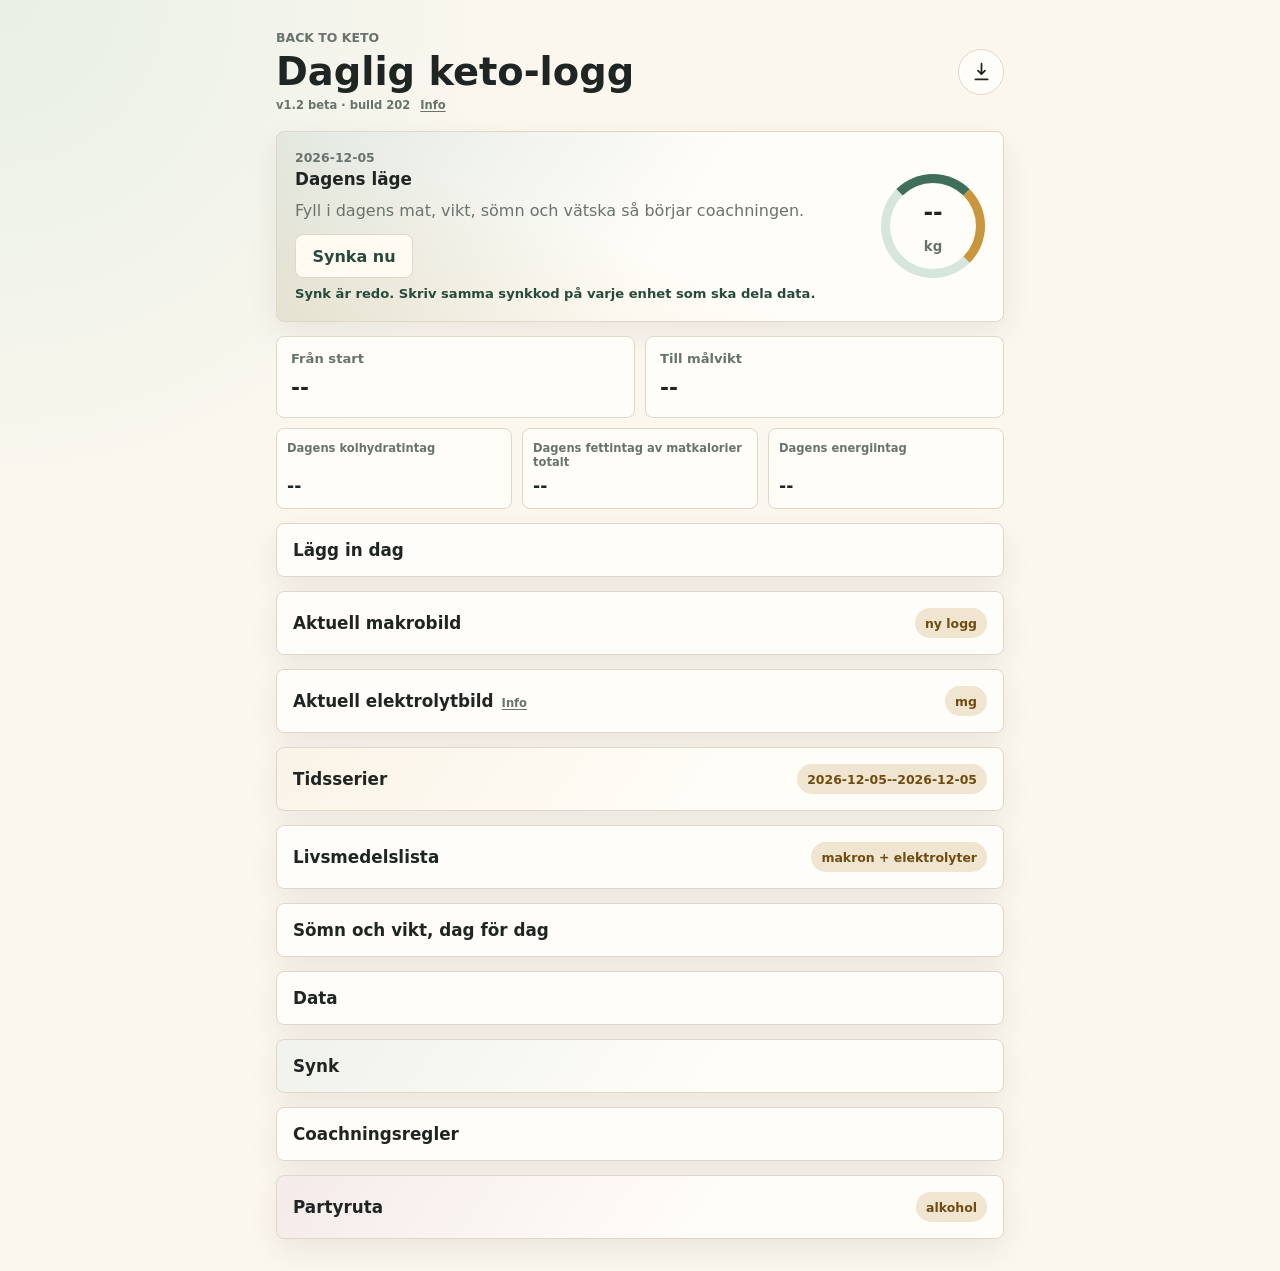
<file: index.html>
<!doctype html>
<html lang="sv">
  <head>
    <meta charset="utf-8" />
    <meta name="viewport" content="width=device-width, initial-scale=1" />
    <meta http-equiv="refresh" content="0; url=app/" />
    <title>Back to Keto</title>
  </head>
  <body>
    <p><a href="app/">Öppna Back to Keto</a></p>
  </body>
</html>
</file>
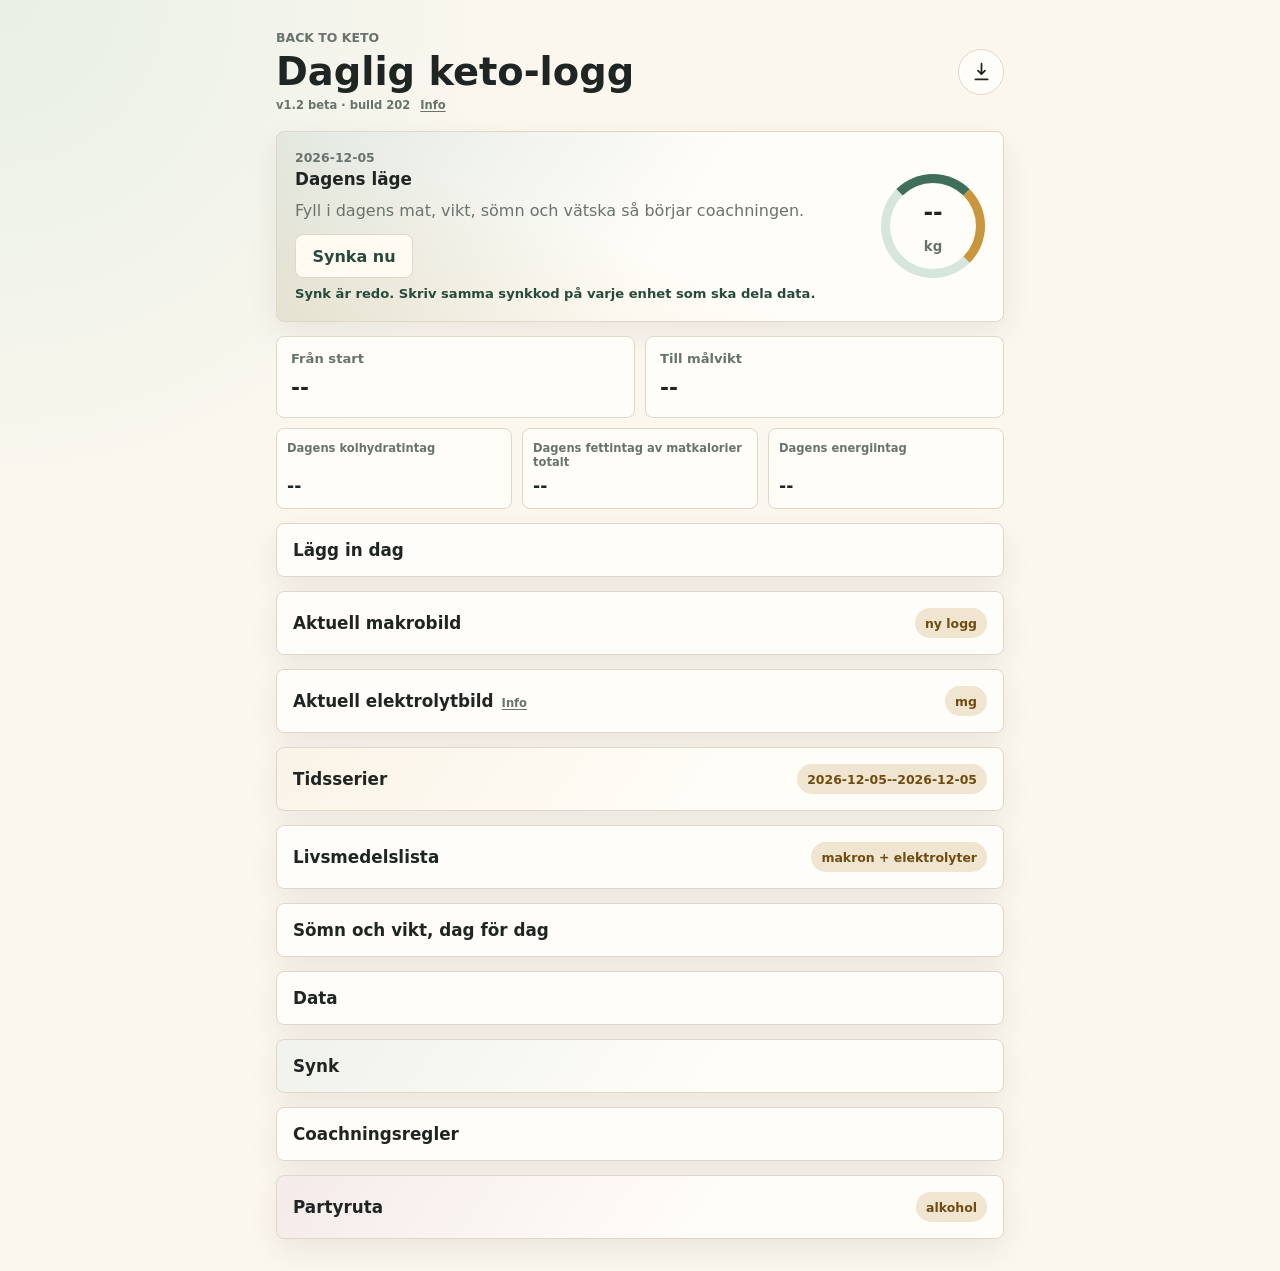
<file: app/index.html>
<!doctype html>
<html lang="sv">
  <head>
    <meta charset="utf-8" />
    <meta name="viewport" content="width=device-width, initial-scale=1, viewport-fit=cover" />
    <meta name="theme-color" content="#f7f2e8" />
    <meta name="apple-mobile-web-app-capable" content="yes" />
    <meta name="apple-mobile-web-app-title" content="BTK" />
    <title>Back to Keto</title>
    <script>
      if (window.location.protocol === "file:") {
        window.location.replace("https://joakimmalmdin.github.io/back-to-keto/app/?cache=202");
      }
    </script>
    <link rel="manifest" href="manifest.webmanifest?v=202" />
    <link rel="icon" href="icon.svg?v=146" type="image/svg+xml" />
    <link rel="apple-touch-icon" href="apple-touch-icon.png?v=146" />
    <link rel="stylesheet" href="styles.css?v=202" />
  </head>
  <body>
    <div class="app-shell">
      <header class="topbar">
        <div>
          <p class="eyebrow">Back to Keto</p>
          <h1>Daglig keto-logg</h1>
          <div class="version-row">
            <p class="version-pill">v1.2 beta · build 202</p>
            <span class="version-info">
              <button class="version-info-trigger" type="button" aria-label="Vad är nytt i v1.2 beta?" aria-describedby="versionInfoText">Info</button>
              <span class="version-info-text" id="versionInfoText" role="tooltip">
                <strong>Nyhet i v1.2 beta:</strong> beräkningsmotorn är stabilare. Fokus ligger på säkrare mängdtolkning, tydligare redovisning av vad appen räknar på, mer konsekvent kaffe/vatten-logik och en kompass som planerar måltider bättre över hela dagen.
              </span>
            </span>
          </div>
        </div>
        <button class="icon-button" id="exportButton" type="button" aria-label="Ladda ner backupfil" title="Ladda ner backupfil">
          <svg aria-hidden="true" viewBox="0 0 24 24"><path d="M12 3v12m0 0 4-4m-4 4-4-4M5 21h14" /></svg>
        </button>
      </header>

      <main>
        <section class="hero-panel" aria-labelledby="todayTitle">
          <div>
            <p class="section-kicker" id="todayDate"></p>
            <h2 id="todayTitle">Dagens läge</h2>
            <p id="coachLine" class="coach-line"></p>
            <details id="dinnerCompass" class="dinner-compass" aria-live="polite">
              <summary>Kompassen</summary>
              <div id="dinnerCompassText" class="dinner-compass-content"></div>
            </details>
            <button class="secondary-button hero-sync-button" id="quickSyncButton" type="button">Synka nu</button>
            <p class="quick-sync-status" id="quickSyncStatus" role="status" aria-live="polite"></p>
          </div>
          <div class="status-ring" aria-label="Progress mot mål">
            <span id="currentWeight">--</span>
            <small>kg</small>
          </div>
        </section>

        <section class="metric-grid" aria-label="Nyckeltal">
          <div class="metric">
            <span>Från start</span>
            <strong id="deltaWeight">--</strong>
          </div>
          <div class="metric">
            <span id="goalMetricLabel">Till målvikt</span>
            <strong id="toGoal">--</strong>
          </div>
          <div class="metric compact-metric">
            <span>Dagens kolhydratintag</span>
            <strong id="carbMetric">--</strong>
          </div>
          <div class="metric compact-metric">
            <span>Dagens fettintag av matkalorier totalt</span>
            <strong id="fatMetric">--</strong>
          </div>
          <div class="metric compact-metric">
            <span id="energyMetricLabel">Dagens energiintag</span>
            <strong id="energyMetric">--</strong>
          </div>
        </section>

        <section class="entry-panel" aria-labelledby="entryTitle">
          <details class="info-details">
            <summary id="entryTitle">Lägg in dag</summary>
            <div class="report-actions">
              <button class="text-button report-inline-button" id="reportButton" type="button">Dagsrapport</button>
              <button class="text-button report-inline-button" id="weekReportButton" type="button">Vecko<wbr>rapport</button>
              <button class="text-button report-inline-button" id="weeklyCheckinButton" type="button">Vecko<wbr>incheckning</button>
            </div>
            <div class="weekly-checkin-panel" id="weeklyCheckinPanel" hidden>
              <label class="checkin-week-field">
                Vecka
                <input id="checkinWeekInput" type="text" inputmode="numeric" placeholder="t.ex. 2026-22" />
              </label>
              <div class="three-col">
                <label>
                  <span id="checkinAverageWeightLabel">Medelvikt kg, vecka --</span>
                  <input id="checkinAverageWeightInput" type="text" readonly />
                </label>
                <label>
                  <span id="checkinWaistLabel">Medelmidjemått cm, vecka --</span>
                  <input id="checkinWaistInput" type="text" readonly />
                </label>
                <label>
                  <span id="checkinBellyLabel">Medelnavelmått cm, vecka --</span>
                  <input id="checkinBellyInput" type="text" readonly />
                </label>
              </div>
              <div class="four-col checkin-score-grid">
                <label>
                  Blodsocker
                  <input id="checkinBloodGlucoseInput" type="number" step="0.1" inputmode="decimal" />
                </label>
                <label>
                  Ketoner
                  <input id="checkinKetonesInput" type="number" step="0.1" inputmode="decimal" />
                </label>
                <label>
                  Energi 1-5
                  <input id="checkinEnergyInput" type="number" min="1" max="5" step="1" inputmode="numeric" />
                </label>
                <label>
                  Hunger/sug 1-5
                  <input id="checkinCravingInput" type="number" min="1" max="5" step="1" inputmode="numeric" />
                </label>
              </div>
              <label>
                Veckonotering
                <textarea id="checkinNotesInput" rows="2" placeholder="Vad funkade? Vad behöver justeras?"></textarea>
              </label>
              <div class="button-row">
                <button class="secondary-button" id="saveWeeklyCheckinButton" type="button">Spara veckoincheckning</button>
              </div>
              <p class="note" id="weeklyCheckinStatus">Incheckningen sparas för veckan som valt datum tillhör.</p>
            </div>
            <form id="entryForm" class="entry-form">
            <div class="top-fields">
              <label>
                Datum
                <input id="dateInput" name="date" type="date" />
              </label>
              <label>
                Vikt kg
                <input id="weightInput" name="weight" type="number" step="0.1" inputmode="decimal" />
              </label>
              <label>
                Målvikt kg
                <input id="goalInput" name="goal" type="number" step="0.1" inputmode="decimal" />
              </label>
            </div>

            <details class="manual-macros macro-target-settings">
              <summary>Personliga makromål</summary>
              <p class="mini-note">Används av makrostaplar, keto-bedömning och Kompassen. Justera protein när träningen ökar.</p>
              <div class="macro-target-grid">
                <div class="macro-target-pair">
                  <label>
                    Fett min g
                    <input id="targetFatMinInput" type="number" step="1" inputmode="numeric" />
                  </label>
                  <label>
                    Fett max g
                    <input id="targetFatMaxInput" type="number" step="1" inputmode="numeric" />
                  </label>
                </div>
                <div class="macro-target-pair">
                  <label>
                    Protein min g
                    <input id="targetProteinMinInput" type="number" step="1" inputmode="numeric" />
                  </label>
                  <label>
                    Protein max g
                    <input id="targetProteinMaxInput" type="number" step="1" inputmode="numeric" />
                  </label>
                </div>
                <div class="macro-target-pair">
                  <label>
                    Kolh. min g
                    <input id="targetCarbsMinInput" type="number" step="1" inputmode="numeric" />
                  </label>
                  <label>
                    Kolh. max g
                    <input id="targetCarbsMaxInput" type="number" step="1" inputmode="numeric" />
                  </label>
                </div>
                <div class="macro-target-pair">
                  <label>
                    Energi mål kcal
                    <input id="targetKcalInput" type="number" step="10" inputmode="numeric" />
                  </label>
                  <label>
                    Energi max kcal
                    <input id="maxKcalInput" type="number" step="10" inputmode="numeric" />
                  </label>
                </div>
              </div>
              <p id="macroTargetKcalNote" class="mini-note macro-target-kcal-note"></p>
            </details>

            <div class="three-col health-row">
              <label>
                Sömn
                <select id="sleepInput" name="sleep">
                  <option value=""></option>
                  <option>-6 timmar</option>
                  <option>+6 timmar</option>
                  <option>+7 timmar</option>
                </select>
              </label>
              <label>
                Blodsocker mmol/L
                <input id="bloodGlucoseInput" name="bloodGlucose" type="number" step="0.1" inputmode="decimal" placeholder="t.ex. 5,4" />
              </label>
              <label>
                Ketoner mmol/L
                <input id="ketonesInput" name="ketones" type="number" step="0.1" inputmode="decimal" placeholder="t.ex. 1,2" />
              </label>
            </div>
            <div class="three-col body-measure-row">
              <label>
                Midjemått cm
                <input id="waistInput" name="waist" type="number" step="0.1" inputmode="decimal" />
              </label>
              <label>
                Navelmått cm
                <input id="bellyInput" name="belly" type="number" step="0.1" inputmode="decimal" />
              </label>
              <label>
                Blodtryck
                <input id="bloodPressureInput" name="bloodPressure" type="text" inputmode="text" placeholder="t.ex. 125/80" />
              </label>
            </div>

            <label>
              Frukost
              <textarea id="breakfastInput" name="breakfast" rows="2"></textarea>
              <p class="meal-nutrition-summary" id="breakfastNutritionSummary">[Fett -- · Protein -- · Kolh. -- · kcal -- · Na -- · Ka -- · Mg -- · O6/O3 --]</p>
            </label>
            <label>
              Lunch
              <textarea id="lunchInput" name="lunch" rows="2"></textarea>
              <p class="meal-nutrition-summary" id="lunchNutritionSummary">[Fett -- · Protein -- · Kolh. -- · kcal -- · Na -- · Ka -- · Mg -- · O6/O3 --]</p>
            </label>
            <label>
              Middag
              <textarea id="dinnerInput" name="dinner" rows="2"></textarea>
              <p class="meal-nutrition-summary" id="dinnerNutritionSummary">[Fett -- · Protein -- · Kolh. -- · kcal -- · Na -- · Ka -- · Mg -- · O6/O3 --]</p>
            </label>
            <label>
              Övrig mat och dryck
              <textarea id="extrasInput" name="extras" rows="2" placeholder="t.ex. ost, nötter, skinka, extra kaffe med grädde"></textarea>
              <p class="meal-nutrition-summary" id="extrasNutritionSummary">[Fett -- · Protein -- · Kolh. -- · kcal -- · Na -- · Ka -- · Mg -- · O6/O3 --]</p>
            </label>
            
            <div class="activity-grid">
              <label>
                Vatten, uppskattning i liter
                <input id="waterInput" name="water" type="hidden" />
                <output class="hydration-display" id="hydrationEstimateOutput" aria-live="polite">-- liter</output>
              </label>
              <label>
                Kaffe
                <input id="coffeeInput" name="coffee" placeholder="t.ex. 3 koppar" />
              </label>
              <label class="omega-ratio-field">
                Omega 6/Omega 3
                <span class="omega-display">
                  <output id="omegaRatioOutput" aria-live="polite">--</output>
                  <small id="omegaTotalsOutput">O3 -- · O6 --</small>
                </span>
              </label>
              <fieldset class="segmented-field walk-field">
                <legend>Promenad (över 11 min/km)</legend>
                <div class="segmented-control" role="radiogroup" aria-label="Promenad">
                  <input id="walkNoneInput" name="walk" type="radio" value="" />
                  <label for="walkNoneInput">Ingen</label>
                  <input id="walkMinus30Input" name="walk" type="radio" value="-30 min" />
                  <label for="walkMinus30Input">-30 min</label>
                  <input id="walkPlus30Input" name="walk" type="radio" value="+30 min" />
                  <label for="walkPlus30Input">+30 min</label>
                  <input id="walkPlus60Input" name="walk" type="radio" value="+60 min" />
                  <label for="walkPlus60Input">+60 min</label>
                </div>
              </fieldset>
              <fieldset class="segmented-field motion-field">
              <legend>Motion (under 11 min/km)</legend>
              <div class="segmented-control" role="radiogroup" aria-label="Motion">
                <input id="motionNoneInput" name="motion" type="radio" value="" />
                <label for="motionNoneInput">Ingen</label>
                <input id="motionMinus30Input" name="motion" type="radio" value="-30 min" />
                <label for="motionMinus30Input">-30 min</label>
                <input id="motionPlus30Input" name="motion" type="radio" value="+30 min" />
                <label for="motionPlus30Input">+30 min</label>
                <input id="motionPlus60Input" name="motion" type="radio" value="+60 min" />
                <label for="motionPlus60Input">+60 min</label>
              </div>
              </fieldset>
            </div>
            <input id="legacyTrainingDayInput" name="trainingDay" type="hidden" value="" />

            <details class="manual-macros">
              <summary>Dagens makron totalt</summary>
              <p class="mini-note">Fyll i hela dagens totala gram om du vill ersätta appens grova uppskattning.</p>
              <div class="three-col daily-macro-inputs">
                <label>
                  Fett g
                  <input id="fatInput" name="fat" type="number" step="0.1" inputmode="decimal" />
                </label>
                <label>
                  Protein g
                  <input id="proteinInput" name="protein" type="number" step="0.1" inputmode="decimal" />
                </label>
                <label>
                  Kolh. g
                  <input id="carbsInput" name="carbs" type="number" step="0.1" inputmode="decimal" />
                </label>
              </div>
            </details>

            <details class="manual-macros manual-product-panel">
              <summary>Manuell produkt</summary>
              <p class="mini-note">Lägg till en tillfällig produkt i Övrig mat och dryck när livsmedlet saknas i listan.</p>
              <div class="manual-product-grid">
                <label>
                  Namn
                  <input id="manualProductNameInput" type="text" placeholder="t.ex. Lindt 85%" />
                </label>
                <label>
                  Mängd g
                  <input id="manualProductGramsInput" type="number" step="0.1" inputmode="decimal" />
                </label>
                <label>
                  kcal
                  <input id="manualProductKcalInput" type="number" step="0.1" inputmode="decimal" />
                </label>
                <label>
                  Fett g
                  <input id="manualProductFatInput" type="number" step="0.1" inputmode="decimal" />
                </label>
                <label>
                  Protein g
                  <input id="manualProductProteinInput" type="number" step="0.1" inputmode="decimal" />
                </label>
                <label>
                  Kolh. g
                  <input id="manualProductCarbsInput" type="number" step="0.1" inputmode="decimal" />
                </label>
                <label>
                  Na mg
                  <input id="manualProductSodiumInput" type="number" step="1" inputmode="numeric" />
                </label>
                <label>
                  Ka mg
                  <input id="manualProductPotassiumInput" type="number" step="1" inputmode="numeric" />
                </label>
                <label>
                  Mg mg
                  <input id="manualProductMagnesiumInput" type="number" step="1" inputmode="numeric" />
                </label>
                <label>
                  O3 g
                  <input id="manualProductOmega3Input" type="number" step="0.01" inputmode="decimal" />
                </label>
                <label>
                  O6 g
                  <input id="manualProductOmega6Input" type="number" step="0.01" inputmode="decimal" />
                </label>
              </div>
              <button class="secondary-button" id="addManualProductButton" type="button">Lägg till i Övrig mat och dryck</button>
              <div class="manual-product-list" id="manualProductList" aria-live="polite"></div>
            </details>

            <label>
              Notering
              <textarea id="notesInput" name="notes" rows="2"></textarea>
            </label>

            <button class="primary-button" id="saveButton" type="button">
              <svg aria-hidden="true" viewBox="0 0 24 24"><path d="M20 6 9 17l-5-5" /></svg>
              Spara dag
            </button>
            <button class="secondary-button danger-button" id="deleteDayButton" type="button">Ta bort denna dag</button>
            <p id="saveStatus" class="save-status" role="status" aria-live="polite"></p>
            </form>
          </details>
        </section>

        <section class="macro-panel" aria-labelledby="macroTitle">
          <details class="info-details">
            <summary id="macroTitle">
              <span>Aktuell makrobild</span>
              <span id="strictnessBadge" class="badge">keto-ish</span>
            </summary>
            <div class="macro-content">
              <h3 class="subhead">Energifördelning</h3>
              <div class="macro-bars energy-bars">
                <div>
                  <span>Fett</span>
                  <div class="bar"><i id="fatBar"></i></div>
                  <strong id="fatText">60%</strong>
                </div>
                <div>
                  <span>Protein</span>
                  <div class="bar"><i id="proteinBar"></i></div>
                  <strong id="proteinText">25%</strong>
                </div>
                <div>
                  <span>Kolhydrater</span>
                  <div class="bar"><i id="carbBar"></i></div>
                  <strong id="carbText">15%</strong>
                </div>
              </div>
              <h3 class="subhead target-subhead">Dagsmål i gram</h3>
              <div class="target-bars">
                <div>
                  <span id="fatTargetLabel">Fett mot 130 g</span>
                  <div class="target-bar"><i id="fatGramBar"></i><b></b></div>
                  <strong id="fatGramText">0 g</strong>
                </div>
                <div>
                  <span id="proteinTargetLabel">Protein mot 145 g</span>
                  <div class="target-bar"><i id="proteinGramBar"></i><b></b></div>
                  <strong id="proteinGramText">0 g</strong>
                </div>
                <div>
                  <span id="carbTargetLabel">Kolhydrater mot 15 g</span>
                  <div class="target-bar carb-target"><i id="carbGramBar"></i><b></b></div>
                  <strong id="carbGramText">0 g</strong>
                </div>
              </div>
              <p id="macroNote" class="note"></p>
              <details class="macro-breakdown">
                <summary>Beräknat från</summary>
                <div id="macroBreakdown"></div>
              </details>
            </div>
          </details>
        </section>

        <section class="electrolyte-panel macro-panel" aria-labelledby="electrolyteTitle">
          <details class="info-details">
            <summary id="electrolyteTitle">
              <span class="panel-title-group">
                <span>Aktuell elektrolytbild</span>
                <span class="version-info electrolyte-info">
                  <button class="version-info-trigger" id="electrolyteInfoButton" type="button" aria-label="Hur elektrolytmålen ändras över tid" aria-describedby="electrolyteInfoText">Info</button>
                  <span class="version-info-text" id="electrolyteInfoText" role="tooltip">
                    <strong>Vägledningen ändras från keto-start:</strong> natrium trappas ned till 2300 mg från dag 29. Nivån är en övre vägledning, inte ett mål att fylla. Kalium och magnesium följs fortsatt via maten. Motion +30 eller +60 min från dag 8 ger 500 mg natriummarginal bara om varm dag eller svettning anges i Notering.
                  </span>
                </span>
              </span>
              <span class="badge">mg</span>
            </summary>
            <div class="macro-content">
              <h3 class="subhead">Dagsmål i mg</h3>
              <div class="target-bars electrolyte-bars">
                <div>
                  <span id="sodiumTargetLabel">Natrium mot 3000 mg</span>
                  <div class="target-bar sodium-target"><i id="sodiumBar"></i><b></b></div>
                  <strong id="sodiumText">0 mg</strong>
                </div>
                <div>
                  <span id="potassiumTargetLabel">Kalium mot 3500 mg</span>
                  <div class="target-bar potassium-target"><i id="potassiumBar"></i><b></b></div>
                  <strong id="potassiumText">0 mg</strong>
                </div>
                <div>
                  <span id="magnesiumTargetLabel">Magnesium mot 400 mg</span>
                  <div class="target-bar magnesium-target"><i id="magnesiumBar"></i><b></b></div>
                  <strong id="magnesiumText">0 mg</strong>
                </div>
              </div>
              <p id="electrolyteNote" class="note"></p>
              <details class="electrolyte-plan">
                <summary>Målnivåer per vecka</summary>
                <table class="electrolyte-plan-table">
                  <thead>
                    <tr><th>Period</th><th>Na</th><th>Ka</th><th>Mg</th></tr>
                  </thead>
                  <tbody>
                    <tr data-electrolyte-phase="Dag 1-14"><th>Dag 1-14<span class="phase-period"></span></th><td>3000</td><td>3500</td><td>350-400</td></tr>
                    <tr data-electrolyte-phase="Dag 15-21"><th>Dag 15-21<span class="phase-period"></span></th><td>2750</td><td>3500</td><td>350-400</td></tr>
                    <tr data-electrolyte-phase="Dag 22-28"><th>Dag 22-28<span class="phase-period"></span></th><td>2450</td><td>3500</td><td>350-400</td></tr>
                    <tr data-electrolyte-phase="Dag 29+"><th>Dag 29+<span class="phase-period"></span></th><td>2300</td><td>3500</td><td>350-400</td></tr>
                  </tbody>
                </table>
                <p class="mini-note">mg per dag. Natrium är övre vägledning, inte ett fyllnadsmål. Från dag 8 ger +30/+60 motion 500 mg marginal endast när varm dag eller svettning anges i Notering.</p>
              </details>
              <details class="macro-breakdown">
                <summary>Beräknat från</summary>
                <div id="electrolyteBreakdown"></div>
              </details>
            </div>
          </details>
        </section>

        <section class="trend-panel" aria-labelledby="trendTitle">
          <details class="info-details">
            <summary id="trendTitle">
              <span>Tidsserier</span>
              <span class="badge" id="trendRange">--</span>
            </summary>
            <div class="trend-content">
              <div class="trend-filter">
                <label>
                  Visa
                  <select id="trendModeInput">
                    <option value="all">Hela perioden</option>
                    <option value="week">Vecka</option>
                    <option value="weeks">Veckor</option>
                  </select>
                </label>
                <label>
                  Från vecka
                  <input id="trendStartWeekInput" placeholder="2026-21" inputmode="numeric" />
                </label>
                <label>
                  Till vecka
                  <input id="trendEndWeekInput" placeholder="2026-23" inputmode="numeric" />
                </label>
              </div>
              <div class="chart-legend" aria-label="Diagramförklaring">
                <span><i class="legend-weight"></i>Vikt, kg</span>
                <span><i class="legend-fat"></i>Fett, g</span>
                <span><i class="legend-protein"></i>Protein exkl. collagen, g</span>
                <span><i class="legend-carbs"></i>Kolhydrater, g</span>
              </div>
              <div class="chart-actions">
                <div class="chart-buttons">
                  <button class="secondary-button" id="printTrendButton" type="button">Skriv ut/PDF</button>
                  <button class="secondary-button" id="saveTrendPngButton" type="button">Spara PNG</button>
                </div>
                <div class="trend-average-grid" title="Medelvärden räknas från tidigare loggdagar i valt tidsserieintervall samt från idag när frukost, lunch och middag är loggade.">
                  <div class="trend-average">
                    <span>Medel kolhydratintag/dag</span>
                    <strong id="trendAvgCarbs">--</strong>
                  </div>
                  <div class="trend-average">
                    <span>Medel fullvärdigt protein/dag</span>
                    <strong id="trendAvgProtein">--</strong>
                  </div>
                  <div class="trend-average">
                    <span>Medel fettintag/dag</span>
                    <strong id="trendAvgFat">--</strong>
                  </div>
                  <div class="trend-average">
                    <span>Medel kcal/dag</span>
                    <strong id="trendAvgKcal">--</strong>
                  </div>
                </div>
              </div>
              <h3 class="chart-title">Vikt och makron</h3>
              <div id="trendChart" class="trend-chart" role="img" aria-label="Tidsseriediagram med vikt, fett, protein och kolhydrater"></div>
              <div class="chart-legend chart-legend-secondary" aria-label="Diagramförklaring för energi och omega">
                <span><i class="legend-kcal"></i>kcal</span>
                <span><i class="legend-omega-ratio"></i>O6/O3</span>
                <span><i class="legend-zero-kcal"></i>0 kcal</span>
                <span><i class="legend-zero-omega"></i>0 omega</span>
              </div>
              <div class="trend-omega-summary">
                <span>Periodkvot Omega 6/Omega 3</span>
                <strong id="trendOmegaRatio">--</strong>
                <small id="trendOmegaTotals">Summerat O3 -- · O6 --</small>
                <p>Riktmärke över tid: omkring 2-3:1. Dagsgräns: högst 4:1.</p>
              </div>
              <details class="omega-contributors">
                <summary>Visa största omega-bidrag i perioden</summary>
                <p class="mini-note">Källmarkering gäller O3/O6-värdet: etikett, Livsmedelsverket, USDA eller proxy. Omega som inte deklarerats eller kunnat verifieras räknas inte in.</p>
                <div class="omega-contributor-columns">
                  <div>
                    <h3>O3</h3>
                    <div id="trendOmega3Contributors" class="omega-contributor-list"></div>
                  </div>
                  <div>
                    <h3>O6</h3>
                    <div id="trendOmega6Contributors" class="omega-contributor-list"></div>
                  </div>
                </div>
              </details>
              <h3 class="chart-title">Energi och omegakvot</h3>
              <div id="energyOmegaChart" class="trend-chart energy-omega-chart" role="img" aria-label="Tidsseriediagram med kcal och omegakvot"></div>
              <p id="trendNote" class="note"></p>
            </div>
          </details>
        </section>

        <section class="food-list-panel" aria-labelledby="foodListTitle">
          <details class="info-details">
            <summary id="foodListTitle">
              <span>Livsmedelslista</span>
              <span class="badge">makron + elektrolyter</span>
            </summary>
        <p class="note">Listan nedan är samma masterkatalog som appens beräkningar använder. Alla värden anges per 100 g om inget annat står. Standard visar vad appen använder när du inte anger mängd. Poster markerade schablon ska ersättas med etikettvärde eller verifierad datakälla när sådan finns. O3/O6 kan vara kompletterade från Livsmedelsdatabasen även när övriga värden ännu är schablon.</p>
            <div id="foodListGrid" class="food-list-grid"></div>
          </details>
        </section>

        <section class="history-panel" aria-labelledby="historyTitle">
          <details class="info-details">
            <summary id="historyTitle">Sömn och vikt, dag för dag</summary>
            <div class="history-content">
              <div id="historyList" class="history-list"></div>
            </div>
          </details>
        </section>

        <section class="tools-panel" aria-labelledby="toolsTitle">
          <details class="info-details">
            <summary id="toolsTitle">Data</summary>
            <div class="button-row data-actions">
              <button class="secondary-button" id="downloadBackupButton" type="button">Ladda ner backupfil</button>
              <button class="secondary-button" id="blankLinkButton" type="button">Kopiera app-länk</button>
              <button class="secondary-button" id="importButton" type="button">Importera data</button>
              <button class="secondary-button" id="resetButton" type="button">Rensa min lokala data</button>
              <button class="secondary-button" id="showRecoveryButton" type="button">Återställ från backup</button>
            </div>
            <div id="recoveryPanel" style="display:none; margin-top:0.75rem;"></div>
            <textarea id="importInput" class="import-box" rows="4" placeholder="Klistra in exporterad data här"></textarea>
            <p class="note" id="toolsNote">Ladda regelbundet ner en backupfil. Loggar och inställningar sparas annars lokalt i den webbläsare där appen används.</p>
          </details>
        </section>

        <section class="tools-panel sync-panel" aria-labelledby="syncTitle">
          <details class="info-details">
            <summary id="syncTitle">Synk</summary>
            <div class="sync-content">
              <label>
                Synkkod
                <input id="syncCodeInput" name="syncCode" type="password" autocomplete="off" placeholder="Välj en egen kod" />
              </label>
              <label>
                Profilnamn (frivilligt)
                <input id="syncProfileNameInput" name="syncProfileName" type="text" autocomplete="name" placeholder="t.ex. Joakim" />
              </label>
              <div class="button-row sync-actions">
                <button class="secondary-button" id="saveSyncCodeButton" type="button">Spara synkkod</button>
                <button class="secondary-button" id="syncNowButton" type="button">Synka nu</button>
                <button class="secondary-button" id="clearSyncCodeButton" type="button">Koppla bort</button>
              </div>
              <p class="note" id="syncStatus">Skriv samma synkkod på varje enhet som ska dela data.</p>
            </div>
          </details>
        </section>

        <section class="rules-panel" aria-labelledby="rulesTitle">
          <details class="info-details">
            <summary id="rulesTitle">Coachningsregler</summary>
            <ul>
              <li>Kolhydrater: följ ditt personliga dagsmål i appen för strikt keto.</li>
              <li>Fett: följ ditt personliga dagsintervall i appen.</li>
              <li>Undvik växtbaserade oljor, med undantag av kallpressad olivolja.</li>
              <li>E% betyder energiprocent: hur stor andel av kalorierna som kommer från fett, protein och kolhydrater.</li>
              <li>Fett ska vara huvudbränsle: cirka 70 E% eller mer, med 80-90 E% som mer strikt ketogen nivå.</li>
              <li>Protein ska vara lagom, helst tillsammans med tydlig fettkälla.</li>
              <li>Grönsaker: spetskål slår allt (gärna gratinerad med ost i ugn). Bladgrönt, broccoli, blomkål, vitkål, gurka, zucchini, sparris och svamp är okej.</li>
              <li>Plus: ägg, fisk, kött, majonnäs, smör, olivolja, avokado och feta mejerier i rimlig mängd.</li>
              <li>Risk: yoghurt, bär, tomatsås, ketchup, lök/purjolök i större mängd, falukorv och andra processade produkter.</li>
            </ul>
          </details>
        </section>

        <section class="party-panel" aria-labelledby="partyTitle">
          <details class="info-details">
            <summary id="partyTitle">
              <span>Partyruta</span>
              <span class="badge">alkohol</span>
            </summary>
            <ul>
              <li>Ren sprit som vodka, gin, whisky och tequila innehåller 0 g kolhydrater, men alkohol ger energi.</li>
              <li>Undvik söta mixers och artificiellt sötade mixers. Välj vatten, mineralvatten, soda, is, citron eller lime.</li>
              <li>Torrt rött vin, t.ex. Chianti, är oftast lågt i kolhydrater. Ett glas kan rymmas i en keto-dag.</li>
              <li>Öl är ofta kolhydratrikt och är normalt sämsta valet för strikt keto.</li>
              <li>Alkohol kan bromsa fettförbränning tillfälligt och sänka Öjjes omdöme kring snacks.</li>
            </ul>
          </details>
        </section>
      </main>
    </div>

    <script src="app.js?v=202" type="module"></script>
  </body>
</html>
</file>
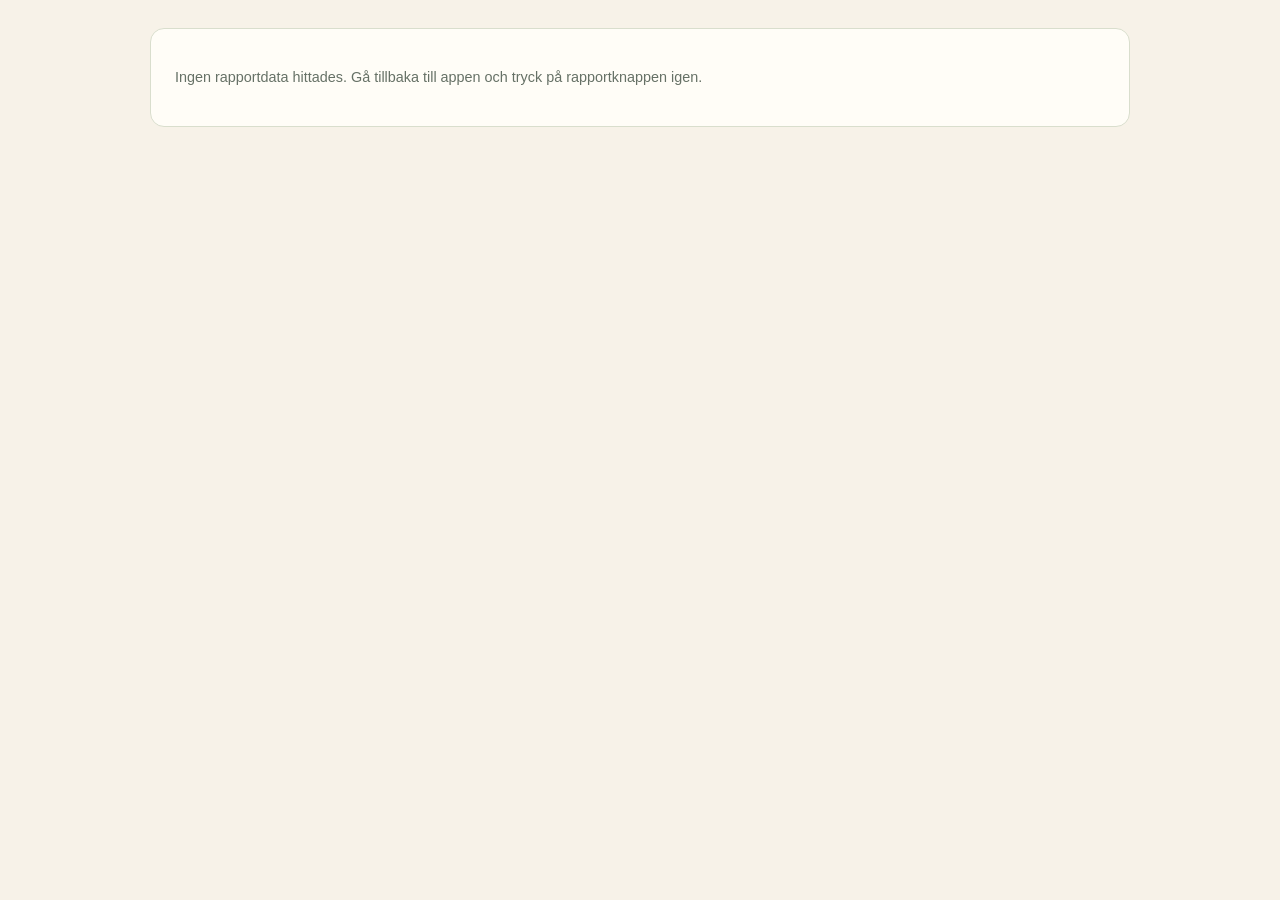
<file: app/report.html>
<!doctype html>
<html lang="sv">
  <head>
    <meta charset="utf-8" />
    <meta name="viewport" content="width=device-width, initial-scale=1" />
    <meta name="theme-color" content="#f7f2e8" />
    <title>Keto-rapport</title>
    <script src="report.js?v=202" type="module"></script>
  </head>
  <body>
    <main id="reportRoot">
      <p class="empty">Rapporten laddas...</p>
    </main>
  </body>
</html>
</file>
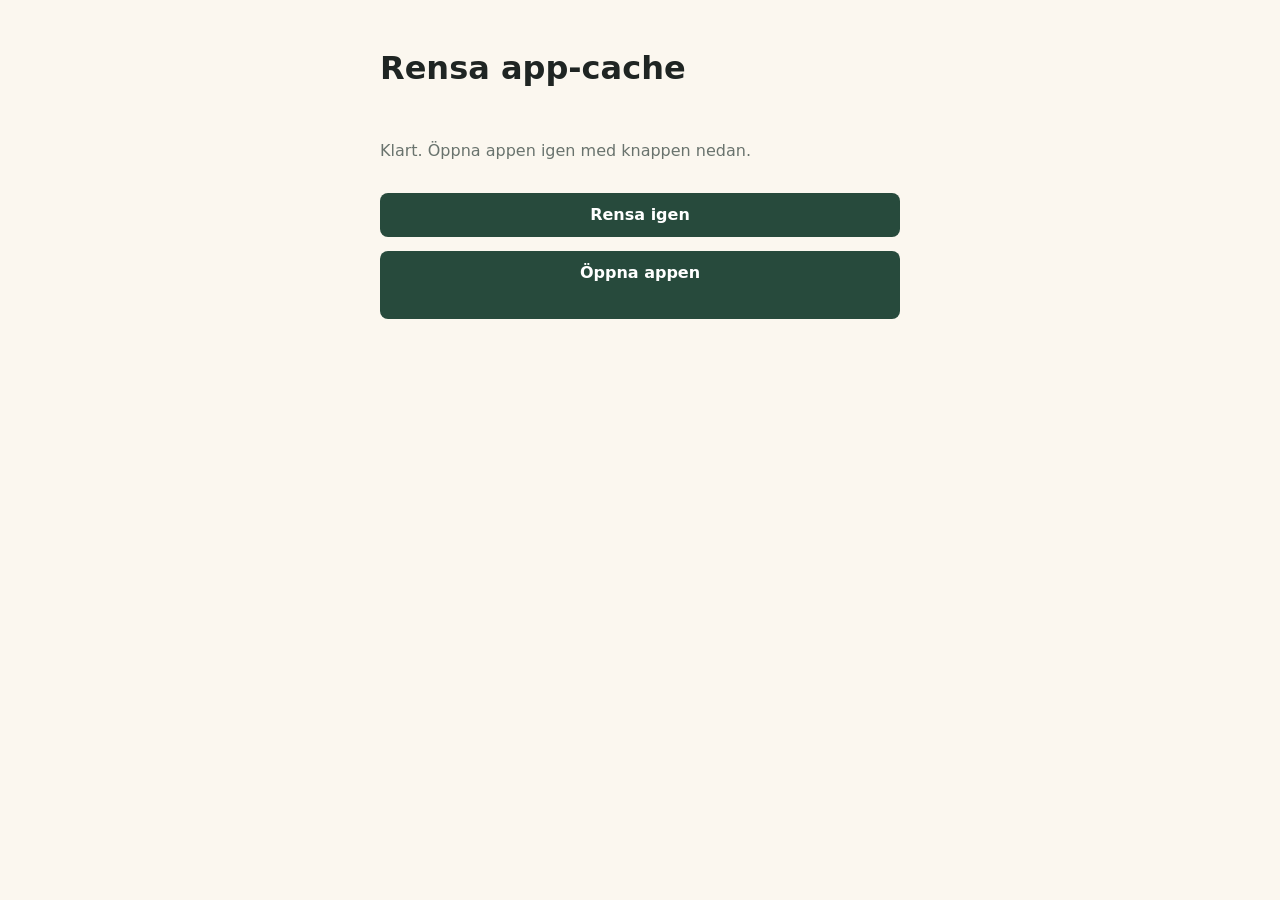
<file: app/reset-cache.html>
<!doctype html>
<html lang="sv">
  <head>
    <meta charset="utf-8" />
    <meta name="viewport" content="width=device-width, initial-scale=1" />
    <title>Rensa Back to Keto-cache</title>
    <style>
      body {
        margin: 0;
        background: #fbf7ef;
        color: #1f2523;
        font-family: system-ui, -apple-system, BlinkMacSystemFont, "Segoe UI", sans-serif;
      }

      main {
        display: grid;
        gap: 14px;
        width: min(100%, 520px);
        margin: 0 auto;
        padding: 28px 18px;
      }

      a,
      button {
        border: 0;
        border-radius: 8px;
        background: #274a3c;
        color: white;
        cursor: pointer;
        display: inline-flex;
        justify-content: center;
        min-height: 44px;
        padding: 12px 16px;
        text-decoration: none;
        font: inherit;
        font-weight: 800;
      }

      p {
        color: #69736d;
        line-height: 1.5;
      }
    </style>
  </head>
  <body>
    <main>
      <h1>Rensa app-cache</h1>
      <p id="status">Rensar gammal offline-cache. Din sparade keto-logg lämnas kvar.</p>
      <button id="resetButton" type="button">Rensa igen</button>
      <a href="./?v=10">Öppna appen</a>
    </main>
    <script>
      async function resetCache() {
        const status = document.querySelector("#status");
        try {
          if ("serviceWorker" in navigator) {
            const registrations = await navigator.serviceWorker.getRegistrations();
            await Promise.all(registrations.map((registration) => registration.unregister()));
          }
          if ("caches" in window) {
            const keys = await caches.keys();
            await Promise.all(keys.map((key) => caches.delete(key)));
          }
          status.textContent = "Klart. Öppna appen igen med knappen nedan.";
        } catch (error) {
          status.textContent = "Kunde inte rensa allt automatiskt. Testa att ladda om appen med ?v=10 i adressen.";
        }
      }

      document.querySelector("#resetButton").addEventListener("click", resetCache);
      resetCache();
    </script>
  </body>
</html>
</file>
<file: app/styles.css>
:root {
  color-scheme: light;
  --paper: #fbf7ef;
  --ink: #1f2523;
  --muted: #69736d;
  --line: #ded7ca;
  --leaf: #3f6f5b;
  --leaf-strong: #274a3c;
  --berry: #8d3756;
  --gold: #c9953d;
  --blue: #2563eb;
  --panel: #fffdf8;
  --warn: #b45b2c;
  font-family: Inter, ui-sans-serif, system-ui, -apple-system, BlinkMacSystemFont, "Segoe UI", sans-serif;
}

* {
  box-sizing: border-box;
}

body {
  margin: 0;
  background: radial-gradient(circle at top left, #e8f0e6 0, transparent 34rem), var(--paper);
  color: var(--ink);
}

button,
input,
select,
textarea {
  font: inherit;
}

.app-shell {
  width: min(100%, 760px);
  margin: 0 auto;
  padding: max(18px, env(safe-area-inset-top)) 16px max(32px, env(safe-area-inset-bottom));
}

.topbar {
  display: flex;
  align-items: center;
  justify-content: space-between;
  gap: 16px;
  padding: 12px 0 18px;
}

.eyebrow,
.section-kicker {
  margin: 0 0 4px;
  color: var(--muted);
  font-size: 0.78rem;
  font-weight: 700;
  text-transform: uppercase;
}

.version-pill {
  margin: 4px 0 0;
  color: var(--muted);
  font-size: 0.72rem;
  font-weight: 750;
}

.version-row {
  display: flex;
  align-items: baseline;
  gap: 10px;
}

.version-info {
  position: relative;
}

.version-info-trigger {
  appearance: none;
  min-height: 0;
  padding: 0;
  border: 0;
  background: transparent;
  color: var(--muted);
  font-size: 0.72rem;
  font-weight: 750;
  text-decoration: underline;
  text-underline-offset: 2px;
}

.version-info-trigger:hover {
  background: transparent;
  box-shadow: none;
}

.version-info-text {
  position: absolute;
  top: calc(100% + 8px);
  left: 0;
  z-index: 20;
  display: none;
  width: min(330px, calc(100vw - 52px));
  padding: 10px 12px;
  border: 1px solid var(--line);
  border-radius: 6px;
  background: var(--panel);
  box-shadow: 0 8px 24px rgba(31, 37, 35, 0.12);
  color: var(--ink);
  font-size: 0.78rem;
  font-weight: 400;
  line-height: 1.4;
}

.version-info:hover .version-info-text,
.version-info:focus-within .version-info-text {
  display: block;
}

.panel-title-group {
  position: relative;
  display: inline-flex;
  align-items: baseline;
  gap: 8px;
}

.electrolyte-info {
  position: static;
}

.electrolyte-info .version-info-text {
  left: 0;
  width: min(370px, calc(100vw - 52px));
}

h1,
h2,
p {
  margin-top: 0;
}

h1 {
  margin-bottom: 0;
  font-size: clamp(1.45rem, 8vw, 2.4rem);
  letter-spacing: 0;
}

h2 {
  margin-bottom: 0;
  font-size: 1.05rem;
  font-weight: 700;
  letter-spacing: 0;
}

.icon-button,
.text-button,
.primary-button {
  border: 1px solid var(--line);
  background: var(--panel);
  color: var(--ink);
  min-height: 44px;
}

button {
  cursor: pointer;
  transition:
    transform 120ms ease,
    box-shadow 120ms ease,
    background-color 120ms ease,
    border-color 120ms ease,
    opacity 120ms ease;
  -webkit-tap-highlight-color: rgb(63 111 91 / 18%);
}

button:hover {
  border-color: color-mix(in srgb, var(--leaf) 45%, var(--line));
  box-shadow: 0 4px 12px rgb(49 40 28 / 10%);
}

button:active {
  transform: translateY(1px) scale(0.98);
  box-shadow: inset 0 2px 5px rgb(31 37 35 / 18%);
}

button:focus-visible {
  outline: 3px solid rgb(63 111 91 / 35%);
  outline-offset: 2px;
}

button:disabled {
  cursor: wait;
  opacity: 0.58;
}

.icon-button {
  display: grid;
  place-items: center;
  width: 46px;
  height: 46px;
  border-radius: 999px;
}

svg {
  width: 21px;
  height: 21px;
  fill: none;
  stroke: currentColor;
  stroke-linecap: round;
  stroke-linejoin: round;
  stroke-width: 2;
}

main {
  display: grid;
  gap: 14px;
}

.hero-panel,
.entry-panel,
.macro-panel,
.trend-panel,
.history-panel,
.tools-panel,
.rules-panel,
.party-panel,
.food-list-panel {
  border: 1px solid var(--line);
  border-radius: 8px;
  background: color-mix(in srgb, var(--panel) 92%, white);
  box-shadow: 0 12px 30px rgb(49 40 28 / 8%);
  transition:
    box-shadow 120ms ease,
    border-color 120ms ease,
    transform 120ms ease;
}

.hero-panel {
  display: grid;
  grid-template-columns: 1fr auto;
  align-items: center;
  gap: 18px;
  min-height: 150px;
  padding: 18px;
  background:
    linear-gradient(125deg, rgb(63 111 91 / 14%), transparent 55%),
    linear-gradient(22deg, rgb(201 149 61 / 14%), transparent 45%),
    var(--panel);
}

.coach-line {
  margin: 10px 0 0;
  color: var(--muted);
  line-height: 1.45;
}

.dinner-compass {
  margin-top: 12px;
  padding: 12px;
  border: 1px solid color-mix(in srgb, var(--leaf) 28%, var(--line));
  border-radius: 8px;
  background: color-mix(in srgb, #fffaf2 82%, var(--leaf) 8%);
  color: var(--ink);
  font-size: 0.88rem;
  line-height: 1.4;
}

.dinner-compass[hidden] {
  display: none;
}

.dinner-compass summary {
  color: var(--ink);
  cursor: pointer;
  font-weight: 700;
  list-style-position: outside;
}

.dinner-compass summary::marker,
.dinner-compass summary::-webkit-details-marker {
  color: var(--leaf-strong);
}

.dinner-compass-content {
  margin-top: 9px;
  color: var(--muted);
}

.dinner-compass-content p {
  margin: 0;
}

.dinner-balance {
  padding-bottom: 9px;
}

.dinner-proposal {
  padding: 9px 0;
  border-top: 1px solid var(--line);
}

.dinner-proposal strong {
  display: block;
  margin-bottom: 4px;
  color: var(--ink);
  font-weight: 600;
}

.dinner-proposal .proposal-macros {
  margin-top: 4px;
  color: var(--ink);
}

.dinner-proposal .proposal-electrolytes {
  margin-top: 2px;
  font-size: 0.82rem;
}

.dinner-proposal .proposal-omega {
  margin-top: 2px;
  font-size: 0.82rem;
}

.dinner-proposal .proposal-day-total {
  margin-top: 4px;
  color: var(--leaf-strong);
  font-weight: 600;
}

.dinner-proposal .proposal-day-total.over-limit {
  color: var(--warn);
}

.dinner-note {
  padding-top: 9px;
  border-top: 1px solid var(--line);
}

.compass-use-button {
  margin-top: 8px;
  padding: 7px 10px;
  border: 1px solid color-mix(in srgb, var(--leaf) 45%, var(--line));
  border-radius: 6px;
  background: #fffaf2;
  color: var(--leaf-strong);
  cursor: pointer;
  font: inherit;
  font-weight: 600;
}

.compass-use-button:hover {
  background: color-mix(in srgb, #fffaf2 78%, var(--leaf) 12%);
}

.hero-sync-button {
  margin-top: 12px;
  min-width: 118px;
}

.quick-sync-status {
  min-height: 1.25em;
  margin: 8px 0 0;
  color: var(--leaf-strong);
  font-size: 0.82rem;
  font-weight: 750;
}

.quick-sync-status.error {
  color: var(--warn);
}

.status-ring {
  display: grid;
  place-items: center;
  width: 104px;
  aspect-ratio: 1;
  border: 9px solid #d7e6dc;
  border-top-color: var(--leaf);
  border-right-color: var(--gold);
  border-radius: 999px;
}

.status-ring span {
  font-size: 1.45rem;
  font-weight: 800;
}

.status-ring small {
  margin-top: -16px;
  color: var(--muted);
  font-weight: 700;
}

.metric-grid {
  display: grid;
  grid-template-columns: repeat(6, minmax(0, 1fr));
  gap: 10px;
}

.metric {
  grid-column: span 3;
  min-height: 82px;
  padding: 14px;
  border: 1px solid var(--line);
  border-radius: 8px;
  background: var(--panel);
}

.compact-metric {
  display: flex;
  flex-direction: column;
  grid-column: span 2;
  min-height: 76px;
  padding: 12px 10px;
}

.metric span {
  display: block;
  color: var(--muted);
  font-size: 0.82rem;
  font-weight: 700;
  line-height: 1.25;
}

.compact-metric span {
  font-size: 0.72rem;
}

.metric strong {
  display: block;
  margin-top: 8px;
  font-size: 1.35rem;
}

.compact-metric strong {
  margin-top: auto;
  padding-top: 7px;
  font-size: 1.08rem;
}

.entry-panel,
.macro-panel,
.trend-panel,
.history-panel,
.tools-panel,
.rules-panel,
.party-panel,
.food-list-panel {
  padding: 16px;
}

.rules-panel:hover,
.party-panel:hover,
.food-list-panel:hover {
  border-color: color-mix(in srgb, var(--leaf) 45%, var(--line));
  box-shadow: 0 4px 12px rgb(49 40 28 / 10%);
}

.rules-panel:active,
.party-panel:active,
.food-list-panel:active {
  transform: translateY(1px) scale(0.998);
}

.section-heading {
  display: flex;
  align-items: center;
  justify-content: space-between;
  gap: 12px;
  margin-bottom: 14px;
}

.text-button {
  padding: 0 14px;
  border-radius: 999px;
  color: var(--leaf-strong);
  font-weight: 800;
}

.report-actions {
  display: grid;
  grid-template-columns: repeat(3, minmax(0, 1fr));
  gap: 10px;
  margin-top: 14px;
}

.report-inline-button {
  justify-self: stretch;
  min-width: 0;
}

.entry-form {
  display: grid;
  gap: 10px;
  min-width: 0;
  margin-top: 12px;
}

.meal-nutrition-summary {
  margin: 4px 0 0;
  color: var(--muted);
  font-size: 0.76rem;
  font-weight: 400;
  line-height: 1.35;
}

.weekly-checkin-panel {
  display: grid;
  gap: 10px;
  margin-top: 12px;
  padding: 12px;
  border: 1px solid rgba(39, 74, 60, 0.16);
  border-radius: 8px;
  background: rgba(255, 252, 246, 0.72);
}

.weekly-checkin-panel[hidden] {
  display: none;
}

.checkin-week-field {
  width: calc((100% - 16px) / 3);
}

.top-fields {
  display: grid;
  grid-template-columns: repeat(3, minmax(0, 1fr));
  gap: 8px;
}

.one-third-field {
  display: grid;
  grid-template-columns: minmax(0, 1fr) minmax(0, 2fr);
  gap: 8px;
}

.two-col {
  display: grid;
  grid-template-columns: repeat(2, minmax(0, 1fr));
  gap: 8px;
}

.three-col {
  display: grid;
  grid-template-columns: repeat(3, minmax(0, 1fr));
  gap: 8px;
}

.activity-grid {
  display: grid;
  grid-template-columns: repeat(3, minmax(0, 1fr));
  gap: 8px;
}

.activity-grid .segmented-field {
  align-self: start;
  gap: 4px;
  font-size: 0.8rem;
}

.activity-grid .walk-field {
  grid-column: 1;
  grid-row: 2;
}

.activity-grid .motion-field {
  grid-column: 2;
  grid-row: 2;
}

.activity-grid .omega-ratio-field {
  grid-column: 3;
  grid-row: 1;
}

.activity-grid > label input,
.activity-grid .segmented-control,
.omega-display,
.hydration-display {
  min-height: 44px;
  height: 44px;
}

.hydration-display,
.omega-display {
  display: flex;
  align-items: center;
  gap: 8px;
  width: 100%;
  min-width: 0;
  padding: 8px 9px;
  border: 1px solid var(--line);
  border-radius: 8px;
  background: #fffaf2;
  color: var(--ink);
  font-size: 1rem;
  font-weight: 400;
}

.omega-ratio-field output {
  flex: 0 0 auto;
  color: var(--ink);
  font-size: 1rem;
}

.omega-ratio-field small {
  display: inline-block;
  min-width: 0;
  color: var(--muted);
  font-size: 0.74rem;
  font-weight: 400;
  line-height: 1.15;
}

.body-measure-row {
  grid-template-columns: repeat(3, minmax(0, 1fr));
}

.four-col {
  display: grid;
  grid-template-columns: repeat(4, minmax(0, 1fr));
  gap: 8px;
}

.macro-target-settings {
  margin-top: -2px;
}

.macro-target-grid {
  display: grid;
  grid-template-columns: repeat(3, minmax(0, 1fr));
  gap: 8px;
}

.macro-target-pair {
  display: grid;
  grid-template-columns: repeat(2, minmax(0, 1fr));
  gap: 8px;
}

.macro-target-kcal-note {
  margin-top: 10px;
}

label {
  display: grid;
  gap: 4px;
  min-width: 0;
  color: var(--muted);
  font-size: 0.8rem;
  font-weight: 800;
}

input,
select,
textarea {
  width: 100%;
  max-width: 100%;
  min-width: 0;
  border: 1px solid var(--line);
  border-radius: 8px;
  background: #fffaf2;
  color: var(--ink);
  min-height: 40px;
  padding: 8px 9px;
  outline-color: var(--leaf);
}

input[type="date"] {
  display: block;
  appearance: none;
  -webkit-appearance: none;
  height: 40px;
  line-height: 22px;
  text-align: left;
}

input[type="date"]::-webkit-date-and-time-value {
  display: flex;
  align-items: center;
  height: 100%;
  margin: 0;
  min-height: 100%;
  text-align: left;
}

.health-row input,
.health-row select {
  height: 40px;
  min-height: 40px;
}

textarea {
  resize: vertical;
  line-height: 1.35;
}

.segmented-field {
  display: grid;
  gap: 6px;
  margin: 0;
  padding: 0;
  border: 0;
  color: var(--muted);
  font-size: 0.84rem;
  font-weight: 800;
}

.segmented-field legend {
  padding: 0;
}

.segmented-control {
  display: grid;
  grid-template-columns: repeat(4, minmax(0, 1fr));
  min-height: 44px;
  overflow: hidden;
  border: 1px solid var(--line);
  border-radius: 8px;
  background: #fffaf2;
}

.hydration-display {
  color: var(--ink);
  font-size: 0.92rem;
  font-weight: 400;
}

.segmented-control input {
  position: absolute;
  width: 1px;
  height: 1px;
  opacity: 0;
  pointer-events: none;
}

.segmented-control label {
  display: grid;
  place-items: center;
  min-width: 0;
  padding: 0 8px;
  border-left: 1px solid var(--line);
  color: var(--leaf-strong);
  font-size: 0.86rem;
  font-weight: 850;
}

.training-day-field {
  width: min(330px, 100%);
}

.training-day-field .binary-control {
  grid-template-columns: repeat(2, minmax(0, 1fr));
}

.segmented-control label:first-of-type {
  border-left: 0;
}

.segmented-control input:checked + label {
  background: var(--leaf-strong);
  color: #fffaf2;
}

.segmented-control input:focus-visible + label {
  outline: 3px solid rgb(63 111 91 / 35%);
  outline-offset: -3px;
}

.primary-button {
  display: inline-flex;
  align-items: center;
  justify-content: center;
  gap: 9px;
  border: 0;
  border-radius: 8px;
  background: var(--leaf-strong);
  color: white;
  font-weight: 850;
}

.save-status {
  min-height: 1.35em;
  margin: -2px 0 0;
  color: var(--leaf-strong);
  font-size: 0.86rem;
  font-weight: 800;
}

.save-status.error {
  color: var(--warn);
}

.note.error {
  color: var(--warn);
  font-weight: 800;
}

.button-row {
  display: grid;
  grid-template-columns: repeat(3, minmax(0, 1fr));
  gap: 10px;
}

.data-actions {
  margin-top: 14px;
  grid-template-columns: repeat(2, minmax(0, 1fr));
}

.sync-content,
.history-content {
  margin-top: 14px;
}

.sync-actions {
  margin-top: 10px;
}

.secondary-button {
  border: 1px solid var(--line);
  border-radius: 8px;
  background: #fffaf2;
  color: var(--leaf-strong);
  min-height: 44px;
  padding: 0 12px;
  font-weight: 850;
}

.import-box {
  margin-top: 10px;
  min-height: 94px;
}

.sync-panel {
  background:
    linear-gradient(125deg, rgb(63 111 91 / 8%), transparent 62%),
    var(--panel);
}

.manual-macros {
  border: 1px solid var(--line);
  border-radius: 8px;
  background: #fffaf2;
  padding: 11px;
}

.manual-macros summary {
  color: var(--leaf-strong);
  cursor: pointer;
  font-weight: 850;
}

.manual-product-grid {
  display: grid;
  grid-template-columns: repeat(3, minmax(0, 1fr));
  gap: 10px;
  margin-bottom: 12px;
}

.manual-product-list {
  display: grid;
  gap: 8px;
  margin-top: 12px;
}

.manual-product-row {
  display: grid;
  grid-template-columns: minmax(0, 1fr) auto auto;
  gap: 8px;
  align-items: center;
  border: 1px solid var(--line);
  border-radius: 8px;
  padding: 8px;
  background: rgba(255, 255, 255, 0.62);
}

.manual-product-row strong,
.manual-product-row span {
  font-size: 0.84rem;
  line-height: 1.25;
}

.manual-product-row strong {
  display: block;
  font-weight: 750;
}

.manual-product-row span {
  color: var(--muted);
}

.manual-product-row button {
  min-height: 34px;
  padding: 7px 10px;
  font-size: 0.78rem;
}

.danger-button {
  color: #8f1f1f;
  border-color: rgba(143, 31, 31, 0.32);
}

.mini-note {
  margin: 8px 0 12px;
  color: var(--muted);
  font-size: 0.84rem;
  line-height: 1.4;
}

.rules-panel ul,
.party-panel ul,
.food-list-panel ul {
  display: grid;
  gap: 8px;
  margin: 12px 0 0;
  padding-left: 20px;
  color: var(--muted);
  line-height: 1.42;
}

.info-details summary {
  display: flex;
  align-items: center;
  justify-content: space-between;
  gap: 12px;
  color: var(--ink);
  cursor: pointer;
  font-size: 1.05rem;
  font-weight: 700;
  letter-spacing: 0;
  list-style-position: outside;
}

.info-details summary::marker {
  color: var(--leaf-strong);
}

.info-details summary::-webkit-details-marker {
  color: var(--leaf-strong);
}

.macro-content,
.trend-content {
  margin-top: 14px;
}

.food-list-grid {
  display: grid;
  gap: 18px;
  margin-top: 12px;
}

.food-list-grid h3 {
  margin: 0;
  color: var(--ink);
  font-size: 0.9rem;
}

.food-list-grid li {
  font-size: 0.84rem;
}

.macro-breakdown {
  margin-top: 12px;
  border-top: 1px solid var(--line);
  padding-top: 10px;
}

.measure-warning {
  margin: 0 0 10px;
  color: var(--warn);
  font-size: 0.84rem;
  line-height: 1.4;
}

.trend-panel {
  background:
    linear-gradient(125deg, rgb(201 149 61 / 9%), transparent 62%),
    var(--panel);
}

.chart-legend {
  display: flex;
  flex-wrap: wrap;
  gap: 8px 14px;
  margin-bottom: 10px;
  color: var(--muted);
  font-size: 0.82rem;
  font-weight: 800;
}

.trend-filter {
  display: grid;
  grid-template-columns: 1.2fr 1fr 1fr;
  gap: 8px;
  margin: 0 0 10px;
}

.trend-filter label {
  color: var(--muted);
  font-size: 0.76rem;
  font-weight: 700;
}

.trend-filter input,
.trend-filter select {
  min-height: 38px;
  margin-top: 4px;
  padding: 8px 10px;
  font-size: 0.86rem;
}

.chart-legend span {
  display: inline-flex;
  align-items: center;
  gap: 6px;
}

.chart-legend i {
  width: 18px;
  height: 4px;
  border-radius: 999px;
}

.chart-actions {
  display: grid;
  grid-template-columns: max-content minmax(0, 1fr);
  align-items: stretch;
  gap: 8px;
  margin: 0 0 10px;
}

.chart-buttons {
  display: flex;
  gap: 8px;
}

.chart-buttons .secondary-button {
  min-height: 38px;
  padding: 8px 12px;
  font-size: 0.82rem;
}

.trend-average-grid {
  display: grid;
  grid-template-columns: repeat(4, minmax(0, 1fr));
  gap: 6px;
}

.trend-average {
  display: flex;
  flex-direction: column;
  min-height: 55px;
  min-width: 0;
  padding: 6px 7px;
  border: 1px solid var(--line);
  border-radius: 8px;
  background: #fffaf2;
  color: var(--muted);
}

.trend-average span {
  display: block;
  font-size: 0.66rem;
  font-weight: 400;
  line-height: 1.15;
  overflow-wrap: anywhere;
}

.trend-average strong {
  display: block;
  margin-top: auto;
  padding-top: 4px;
  color: var(--ink);
  font-size: 0.86rem;
  font-weight: 400;
  line-height: 1;
  white-space: nowrap;
}

.trend-omega-summary {
  display: grid;
  grid-template-columns: minmax(170px, 1fr) auto auto;
  align-items: center;
  gap: 6px 14px;
  margin: 10px 0 8px;
  padding: 8px 10px;
  border: 1px solid var(--line);
  border-radius: 8px;
  background: #fffaf2;
}

.trend-omega-summary span,
.trend-omega-summary small,
.trend-omega-summary p {
  color: var(--muted);
  font-size: 0.78rem;
  font-weight: 400;
}

.trend-omega-summary strong {
  color: var(--ink);
  font-size: 0.95rem;
  font-weight: 400;
}

.trend-omega-summary p {
  grid-column: 1 / -1;
  margin: 0;
}

.omega-contributors {
  margin: 8px 0 12px;
  padding: 0;
}

.omega-contributors summary {
  cursor: pointer;
  color: var(--ink);
  font-size: 0.86rem;
  font-weight: 400;
}

.omega-contributor-columns {
  display: grid;
  grid-template-columns: repeat(2, minmax(0, 1fr));
  gap: 10px;
  margin-top: 8px;
}

.omega-contributor-columns h3 {
  margin: 0 0 5px;
  font-size: 0.8rem;
  font-weight: 500;
}

.omega-contributor-list > div {
  display: grid;
  grid-template-columns: minmax(0, 1fr) auto;
  gap: 2px 8px;
  padding: 5px 0;
  border-top: 1px solid var(--line);
  font-size: 0.76rem;
}

.omega-contributor-list strong {
  font-weight: 400;
}

.omega-contributor-list span {
  text-align: right;
}

.omega-source {
  grid-column: 1 / -1;
  color: var(--muted);
  font-size: 0.68rem;
}

.legend-weight {
  background: var(--blue);
}

.legend-fat {
  background: var(--leaf-strong);
}

.legend-protein {
  background: var(--berry);
}

.legend-carbs {
  background: var(--gold);
}

.legend-kcal {
  background: var(--blue);
}

.legend-omega-ratio {
  background: var(--berry);
}

.legend-zero-kcal {
  background: #c94343;
}

.legend-zero-omega {
  background: var(--leaf-strong);
}

.chart-legend-secondary {
  margin-top: 12px;
}

.chart-title {
  margin: 12px 0 6px;
  color: var(--ink);
  font-size: 0.95rem;
  font-weight: 600;
}

.trend-chart {
  min-height: 0;
  overflow: hidden;
  border: 1px solid var(--line);
  border-radius: 8px;
  background: #fffaf2;
}

.trend-chart svg {
  display: block;
  width: 100%;
  height: auto;
}

.chart-grid line {
  stroke: #e9dfcf;
  stroke-width: 1;
}

.chart-grid text,
.carb-limit-label,
.omega-guide-label,
.omega-capped-label,
.chart-date,
.axis-label {
  fill: var(--muted);
  font-size: 13px;
  font-weight: 400;
  stroke: none;
}

.carb-limit-line {
  stroke: #d9cfbf;
  stroke-width: 1;
  stroke-dasharray: 4 5;
}

.chart-axis {
  stroke: #d5cabb;
  stroke-width: 1.4;
}

.chart-line {
  fill: none;
  stroke-linecap: round;
  stroke-linejoin: round;
  stroke-width: 2.4;
}

.weight-line {
  stroke: var(--blue);
}

.fat-line {
  stroke: var(--leaf-strong);
  stroke-dasharray: 7 5;
}

.protein-line {
  stroke: var(--berry);
  stroke-dasharray: 7 5;
}

.carb-line {
  stroke: var(--gold);
  stroke-dasharray: 7 5;
}

.kcal-line {
  stroke: var(--blue);
}

.kcal-target-line {
  stroke: var(--blue);
  stroke-width: 0.8;
  stroke-dasharray: 4 5;
  opacity: 0.75;
}

.omega-ratio-line {
  stroke: var(--berry);
  stroke-dasharray: 7 5;
}

.omega-guide-line {
  stroke: #d9cfbf;
  stroke-width: 1;
  stroke-dasharray: 3 5;
}

.zero-kcal-marker {
  stroke: #c94343;
  stroke-width: 2;
}

.zero-omega-marker {
  stroke: var(--leaf-strong);
  stroke-width: 2;
}

.weight-dot {
  fill: transparent;
  stroke: var(--blue);
  stroke-width: 1.15;
}

.fat-dot {
  fill: transparent;
  stroke: var(--leaf-strong);
  stroke-width: 1.05;
}

.protein-dot {
  fill: transparent;
  stroke: var(--berry);
  stroke-width: 1.05;
}

.carb-dot {
  fill: transparent;
  stroke: var(--gold);
  stroke-width: 1.05;
}

.kcal-dot {
  fill: transparent;
  stroke: var(--blue);
  stroke-width: 1.05;
}

.omega-ratio-dot {
  fill: transparent;
  stroke: var(--berry);
  stroke-width: 1.05;
}

.empty-chart {
  display: grid;
  min-height: 230px;
  place-items: center;
  margin: 0;
  padding: 18px;
  color: var(--muted);
  text-align: center;
  font-weight: 800;
}

@media print {
  body.print-trend {
    background: white;
  }

  body.print-trend .topbar,
  body.print-trend main > section:not(.trend-panel),
  body.print-trend .chart-buttons {
    display: none !important;
  }

  body.print-trend .chart-actions {
    grid-template-columns: 1fr;
  }

  body.print-trend .app-shell {
    width: 100%;
    max-width: none;
    padding: 0;
  }

  body.print-trend main {
    display: block;
  }

  body.print-trend .trend-panel {
    border: 0;
    box-shadow: none;
    background: white;
  }

  body.print-trend .info-details {
    padding: 0;
  }

  body.print-trend .trend-chart {
    break-inside: avoid;
  }
}

@media (max-width: 560px) {
  .trend-filter {
    grid-template-columns: 1fr;
  }
}

.macro-breakdown summary {
  color: var(--leaf-strong);
  cursor: pointer;
  font-size: 0.86rem;
  font-weight: 850;
}

#macroBreakdown,
#electrolyteBreakdown {
  display: grid;
  gap: 7px;
  margin-top: 10px;
}

#macroBreakdown > div {
  display: grid;
  grid-template-columns: minmax(110px, 1fr) minmax(112px, max-content) repeat(5, minmax(49px, 61px));
  gap: 6px;
  align-items: center;
  color: var(--muted);
  font-size: 0.78rem;
}

#electrolyteBreakdown > div {
  display: grid;
  grid-template-columns: minmax(110px, 1fr) minmax(112px, max-content) repeat(3, minmax(54px, 64px));
  gap: 6px;
  align-items: center;
  color: var(--muted);
  font-size: 0.78rem;
}

#macroBreakdown strong,
#electrolyteBreakdown strong {
  color: var(--ink);
}

#macroBreakdown span,
#electrolyteBreakdown span {
  text-align: right;
}

#macroBreakdown .macro-count,
#macroBreakdown .macro-value,
#electrolyteBreakdown .macro-count,
#electrolyteBreakdown .macro-value {
  white-space: nowrap;
}

.party-panel {
  background:
    linear-gradient(125deg, rgb(141 55 86 / 9%), transparent 60%),
    var(--panel);
}

.badge {
  display: inline-flex;
  align-items: center;
  min-height: 30px;
  padding: 0 10px;
  border-radius: 999px;
  background: #efe5d0;
  color: #6f4c11;
  font-size: 0.78rem;
  font-weight: 850;
}

.badge.strict {
  background: #dcebe5;
  color: var(--leaf-strong);
}

.badge.risk {
  background: #f4dfd0;
  color: #7c351c;
}

.macro-bars {
  display: grid;
  gap: 13px;
}

.subhead {
  margin: 2px 0 12px;
  color: var(--muted);
  font-size: 0.84rem;
  font-weight: 900;
}

.target-subhead {
  margin-top: 20px;
}

.macro-bars > div,
.target-bars > div {
  display: grid;
  grid-template-columns: 88px 1fr 92px;
  align-items: center;
  gap: 9px;
  font-size: 0.9rem;
}

.macro-bars strong,
.target-bars strong {
  font-size: 0.82rem;
  font-weight: 400;
  text-align: right;
}

.macro-bars span,
.target-bars span {
  color: var(--muted);
  font-weight: 400;
}

.bar,
.target-bar {
  position: relative;
  overflow: hidden;
  height: 12px;
  border-radius: 999px;
  background: #ebe1d2;
}

.bar i,
.target-bar i {
  display: block;
  width: 0;
  height: 100%;
  border-radius: inherit;
  background: var(--leaf);
}

#proteinBar {
  background: var(--berry);
}

#proteinGramBar {
  background: var(--berry);
}

#carbBar,
#carbGramBar {
  background: var(--gold);
}

#sodiumBar {
  background: #3b82f6;
}

#potassiumBar {
  background: var(--leaf);
}

#magnesiumBar {
  background: var(--berry);
}

.target-bars {
  display: grid;
  gap: 13px;
}

.electrolyte-bars > div {
  grid-template-columns: 150px 1fr 72px;
}

.target-bar b {
  position: absolute;
  inset: -4px 0 -4px auto;
  width: 2px;
  border-radius: 999px;
  background: rgb(31 37 35 / 70%);
}

.note {
  margin: 14px 0 0;
  color: var(--muted);
  line-height: 1.45;
}

.electrolyte-plan {
  margin-top: 13px;
  border-top: 1px solid var(--line);
  padding-top: 11px;
}

.electrolyte-plan summary {
  color: var(--muted);
  cursor: pointer;
  font-size: 0.86rem;
  font-weight: 400;
}

.electrolyte-plan-table {
  width: 100%;
  margin-top: 10px;
  border-collapse: collapse;
  font-size: 0.82rem;
}

.electrolyte-plan-table th,
.electrolyte-plan-table td {
  padding: 7px 4px;
  border-bottom: 1px solid var(--line);
  color: var(--muted);
  font-weight: 400;
  text-align: right;
}

.electrolyte-plan-table th:first-child {
  text-align: left;
}

.electrolyte-plan-table .phase-period {
  display: block;
  margin-top: 2px;
  color: inherit;
  font-size: 0.76rem;
}

.electrolyte-plan-table .active-phase th,
.electrolyte-plan-table .active-phase td {
  color: var(--ink);
  font-weight: 700;
  background: rgba(47, 111, 78, 0.08);
}

.history-list {
  display: grid;
  gap: 9px;
}

.day-row {
  display: grid;
  grid-template-columns: 112px 1fr auto;
  gap: 14px;
  align-items: center;
  width: 100%;
  padding: 11px 0;
  border: 0;
  border-top: 1px solid var(--line);
  background: transparent;
  color: inherit;
  text-align: left;
}

.day-row:first-child {
  border-top: 0;
}

.day-row time,
.day-row span,
.day-row small {
  color: var(--muted);
  font-weight: 400;
  white-space: nowrap;
}

.day-row strong {
  font-size: 1.05rem;
  font-weight: 400;
}

@media (max-width: 520px) {
  .version-row {
    position: relative;
  }

  .version-info {
    position: static;
  }

  .version-info-text {
    width: calc(100vw - 32px);
  }

  .hero-panel {
    grid-template-columns: 1fr;
  }

  .status-ring {
    justify-self: start;
  }

  .two-col {
    grid-template-columns: 1fr;
  }

  .top-fields {
    grid-template-columns: repeat(3, minmax(0, 1fr));
    gap: 6px;
  }

  .report-actions {
    gap: 6px;
  }

  .report-inline-button {
    min-height: 40px;
    padding: 8px 2px;
    border-radius: 8px;
    color: var(--muted);
    font-size: 0.74rem;
    font-weight: 800;
    letter-spacing: 0;
    line-height: 1.1;
  }

  .one-third-field {
    grid-template-columns: minmax(0, 1fr) minmax(0, 2fr);
  }

  .three-col {
    grid-template-columns: 1fr;
  }

  .checkin-week-field {
    width: 100%;
  }

  .body-measure-row {
    grid-template-columns: repeat(3, minmax(0, 1fr));
  }

  .daily-macro-inputs {
    grid-template-columns: repeat(3, minmax(0, 1fr));
  }

  .manual-product-grid {
    grid-template-columns: repeat(2, minmax(0, 1fr));
  }

  .activity-grid {
    grid-template-columns: repeat(2, minmax(0, 1fr));
  }

  .activity-grid .walk-field,
  .activity-grid .motion-field {
    grid-column: 1 / -1;
  }

  .activity-grid .omega-ratio-field {
    grid-column: 1 / -1;
    grid-row: 2;
  }

  .activity-grid .walk-field {
    grid-row: 3;
  }

  .activity-grid .motion-field {
    grid-row: 4;
  }

  .health-row {
    grid-template-columns: repeat(3, minmax(0, 1fr));
  }

  .chart-actions {
    grid-template-columns: 1fr;
  }

  .chart-buttons {
    display: grid;
    grid-template-columns: repeat(2, minmax(0, 1fr));
  }

  .trend-average-grid {
    gap: 5px;
  }

  .trend-average {
    padding: 6px 4px;
  }

  .trend-average span {
    font-size: 0.61rem;
  }

  .trend-average strong {
    font-size: 0.78rem;
  }

  .trend-omega-summary {
    grid-template-columns: 1fr auto;
  }

  .trend-omega-summary small {
    grid-column: 1 / -1;
  }

  .omega-contributor-columns {
    grid-template-columns: 1fr;
  }

  .macro-target-grid {
    grid-template-columns: 1fr;
  }

  .four-col {
    grid-template-columns: repeat(2, minmax(0, 1fr));
  }

  .button-row {
    grid-template-columns: 1fr;
  }

  .macro-bars > div,
  .target-bars > div {
    grid-template-columns: 72px 1fr 82px;
  }

  .electrolyte-bars > div {
    grid-template-columns: 112px 1fr 44px;
    gap: 6px;
    font-size: 0.83rem;
  }

  .day-row {
    grid-template-columns: 106px 1fr auto;
    gap: 10px;
    font-size: 0.88rem;
  }

  .day-row strong {
    font-size: 0.95rem;
  }

  #macroBreakdown > div,
  #electrolyteBreakdown > div {
    display: block;
    padding: 7px 0;
  }

  #macroBreakdown strong,
  #electrolyteBreakdown strong {
    display: block;
    margin-bottom: 4px;
  }

  #macroBreakdown .macro-count,
  #electrolyteBreakdown .macro-count {
    display: block;
    margin: 0 0 4px;
    text-align: left;
  }

  #macroBreakdown .macro-value,
  #electrolyteBreakdown .macro-value {
    display: inline-block;
    margin-right: 10px;
    text-align: left;
  }
}

@media (hover: none) and (pointer: coarse) {
  #macroBreakdown > div,
  #electrolyteBreakdown > div {
    display: block;
    padding: 7px 0;
  }

  #macroBreakdown strong,
  #electrolyteBreakdown strong {
    display: block;
    margin-bottom: 4px;
  }

  #macroBreakdown .macro-count,
  #electrolyteBreakdown .macro-count {
    display: block;
    margin: 0 0 4px;
    text-align: left;
  }

  #macroBreakdown .macro-value,
  #electrolyteBreakdown .macro-value {
    display: inline-block;
    margin-right: 10px;
    text-align: left;
  }
}

@media (hover: none) and (pointer: coarse) {
  .day-row {
    grid-template-columns: 102px minmax(0, 1fr) auto;
    gap: 8px;
    font-size: 0.82rem;
  }

  .day-row strong {
    font-size: 0.9rem;
  }
}
</file>
